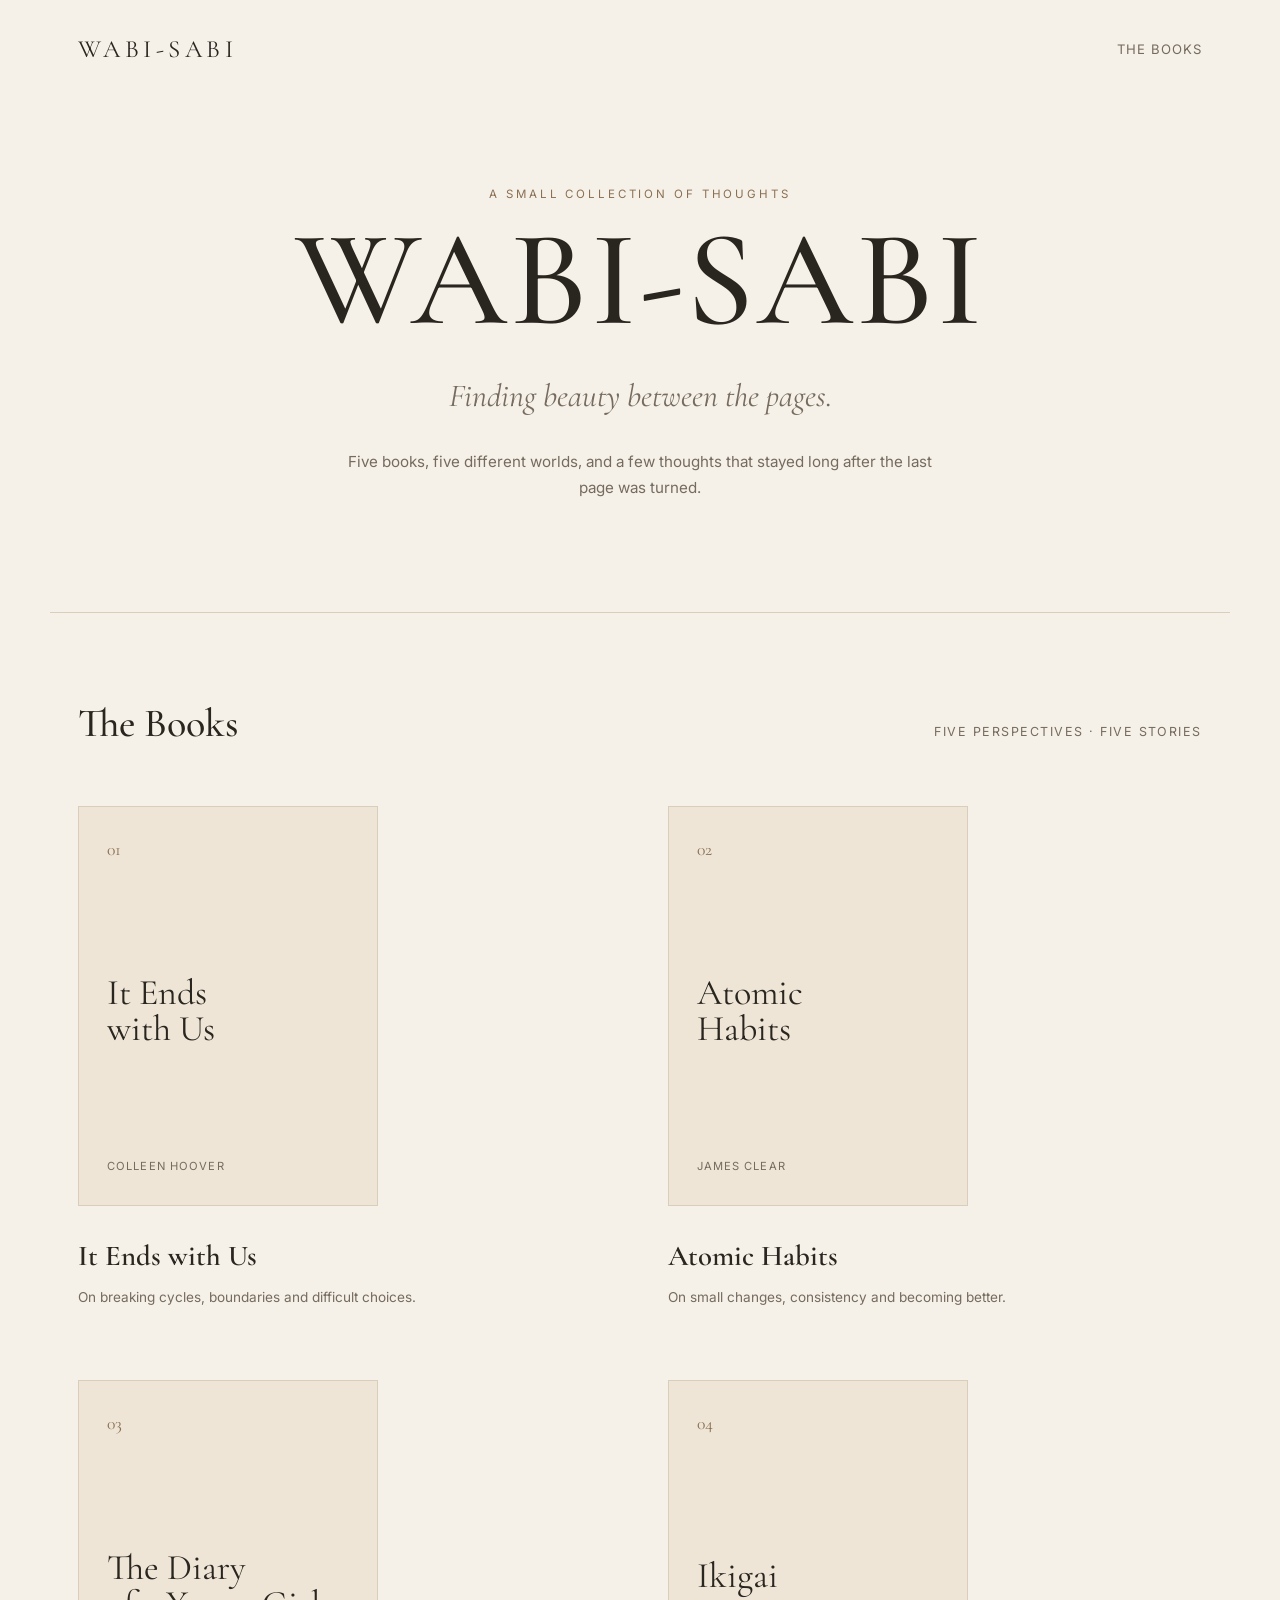
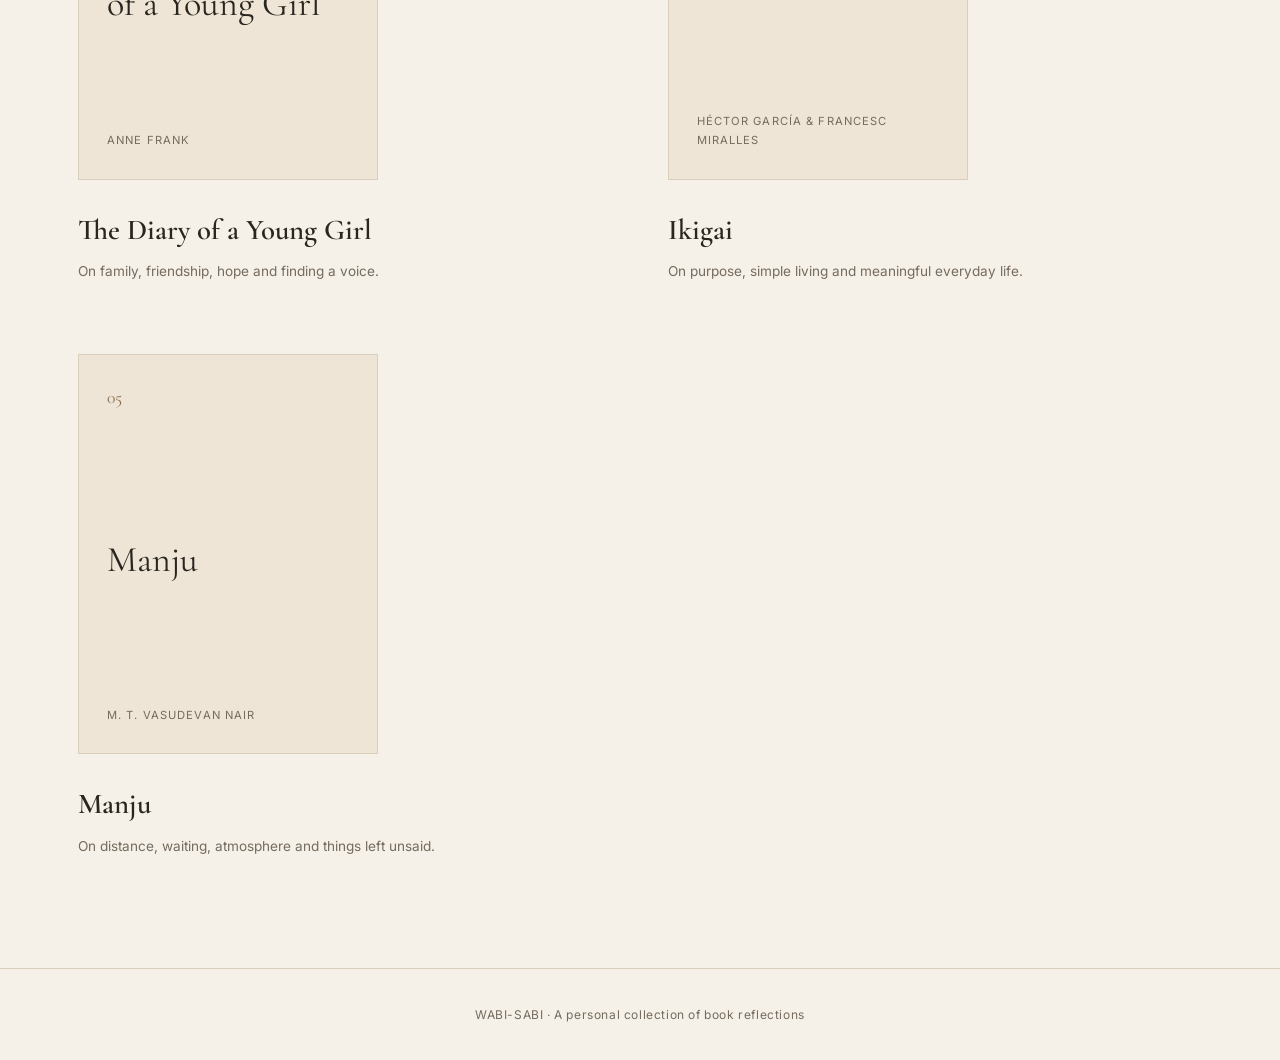
<file: index.html>
<!DOCTYPE html>
<html lang="en">
<head>
    <meta charset="UTF-8">
    <meta name="viewport" content="width=device-width, initial-scale=1.0">
    <title>WABI-SABI — Finding beauty between the pages</title>
    <link rel="stylesheet" href="style.css">
</head>
<body>

<header class="site-header">
    <a class="logo" href="index.html">WABI-SABI</a>
    <a class="nav-link" href="#books">The Books</a>
</header>

<main>
    <section class="hero">
        <p class="eyebrow">A small collection of thoughts</p>
        <h1>WABI-SABI</h1>
        <p class="tagline">Finding beauty between the pages.</p>
        <p class="hero-intro">
            Five books, five different worlds, and a few thoughts that stayed
            long after the last page was turned.
        </p>
    </section>

    <section class="books-section" id="books">
        <div class="section-heading">
            <h2>The Books</h2>
            <span>Five perspectives · Five stories</span>
        </div>

        <div class="book-grid">

            <a class="book-card" href="reviews/it-ends-with-us.html">
                <div class="cover">
                    <span class="cover-number">01</span>
                    <span class="cover-title">It Ends<br>with Us</span>
                    <span class="cover-author">Colleen Hoover</span>
                </div>
                <h3>It Ends with Us</h3>
                <p>On breaking cycles, boundaries and difficult choices.</p>
            </a>

            <a class="book-card" href="reviews/atomic-habits.html">
                <div class="cover">
                    <span class="cover-number">02</span>
                    <span class="cover-title">Atomic<br>Habits</span>
                    <span class="cover-author">James Clear</span>
                </div>
                <h3>Atomic Habits</h3>
                <p>On small changes, consistency and becoming better.</p>
            </a>

            <a class="book-card" href="reviews/diary-of-a-young-girl.html">
                <div class="cover">
                    <span class="cover-number">03</span>
                    <span class="cover-title">The Diary<br>of a Young Girl</span>
                    <span class="cover-author">Anne Frank</span>
                </div>
                <h3>The Diary of a Young Girl</h3>
                <p>On family, friendship, hope and finding a voice.</p>
            </a>

            <a class="book-card" href="reviews/ikigai.html">
                <div class="cover">
                    <span class="cover-number">04</span>
                    <span class="cover-title">Ikigai</span>
                    <span class="cover-author">Héctor García &amp; Francesc Miralles</span>
                </div>
                <h3>Ikigai</h3>
                <p>On purpose, simple living and meaningful everyday life.</p>
            </a>

            <a class="book-card" href="reviews/manju.html">
                <div class="cover">
                    <span class="cover-number">05</span>
                    <span class="cover-title">Manju</span>
                    <span class="cover-author">M. T. Vasudevan Nair</span>
                </div>
                <h3>Manju</h3>
                <p>On distance, waiting, atmosphere and things left unsaid.</p>
            </a>

        </div>
    </section>
</main>

<footer class="site-footer">
    WABI-SABI · A personal collection of book reflections
</footer>

</body>
</html>
</file>
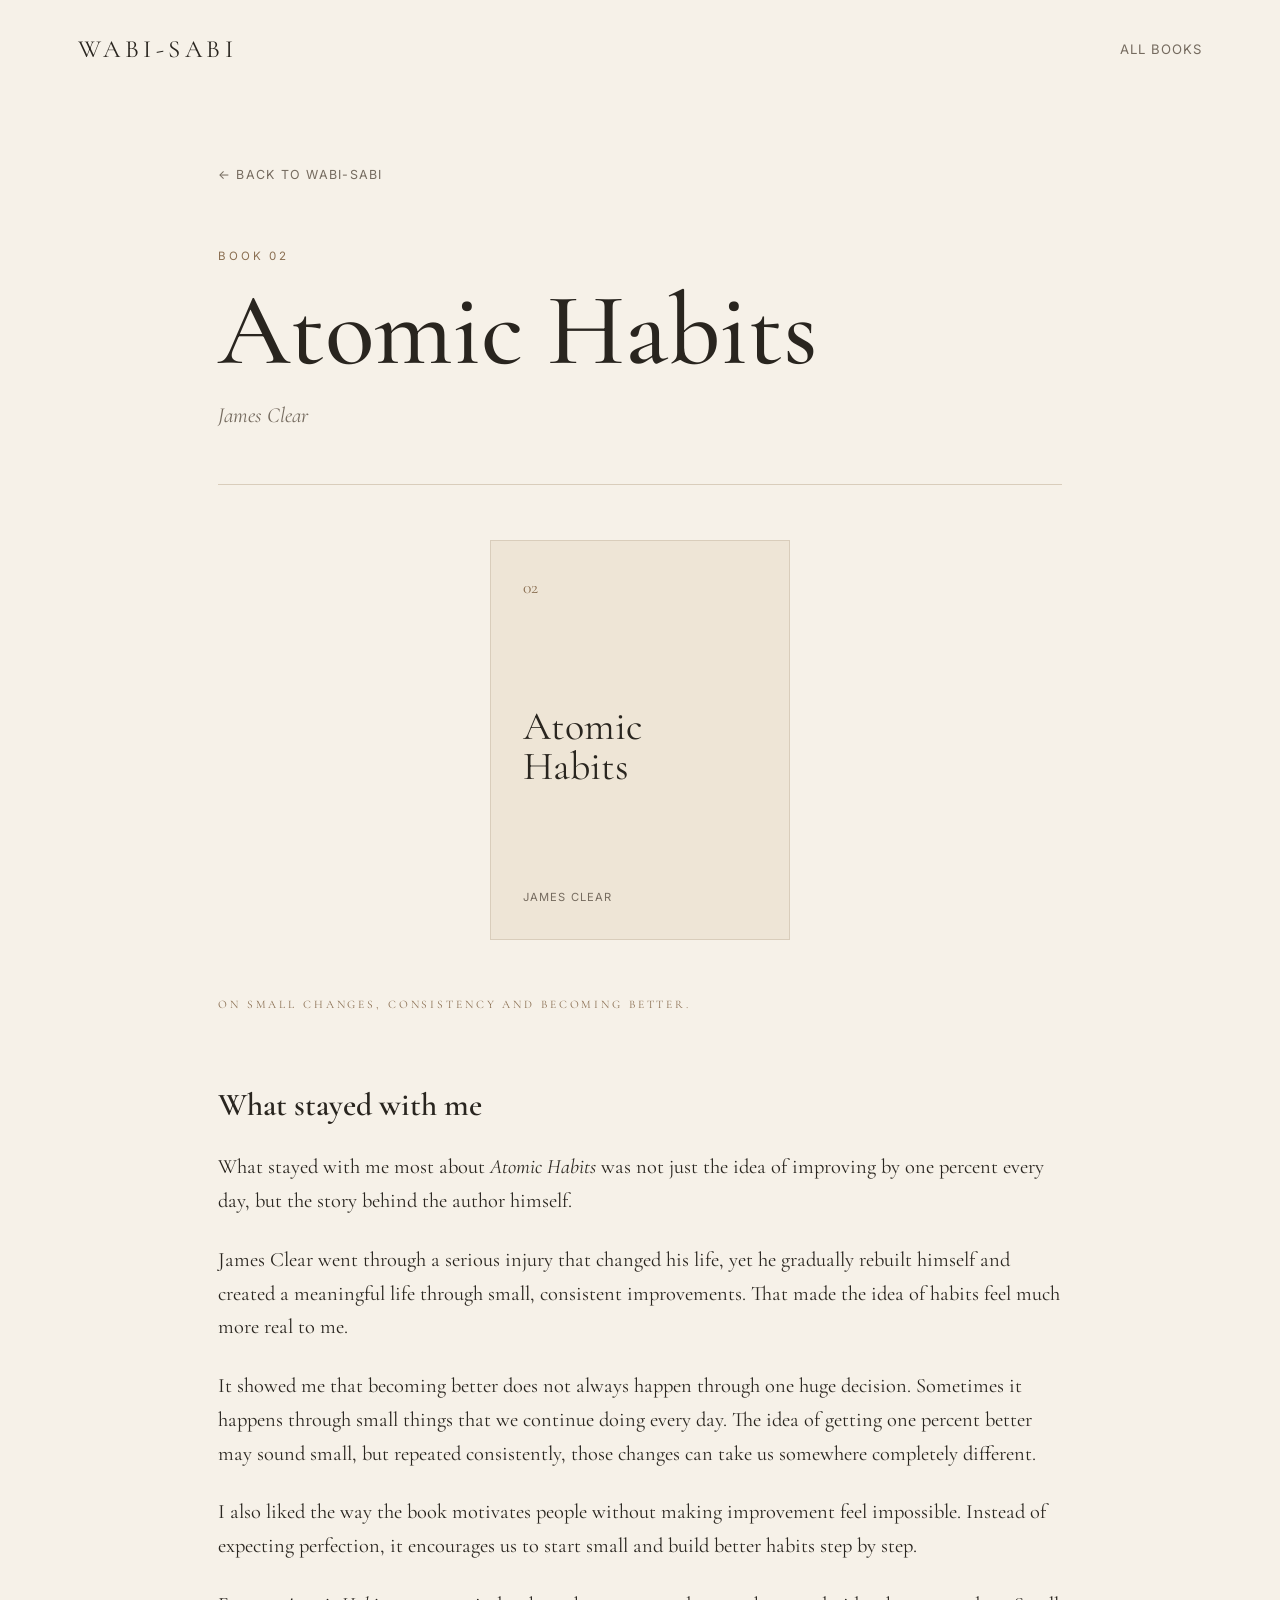
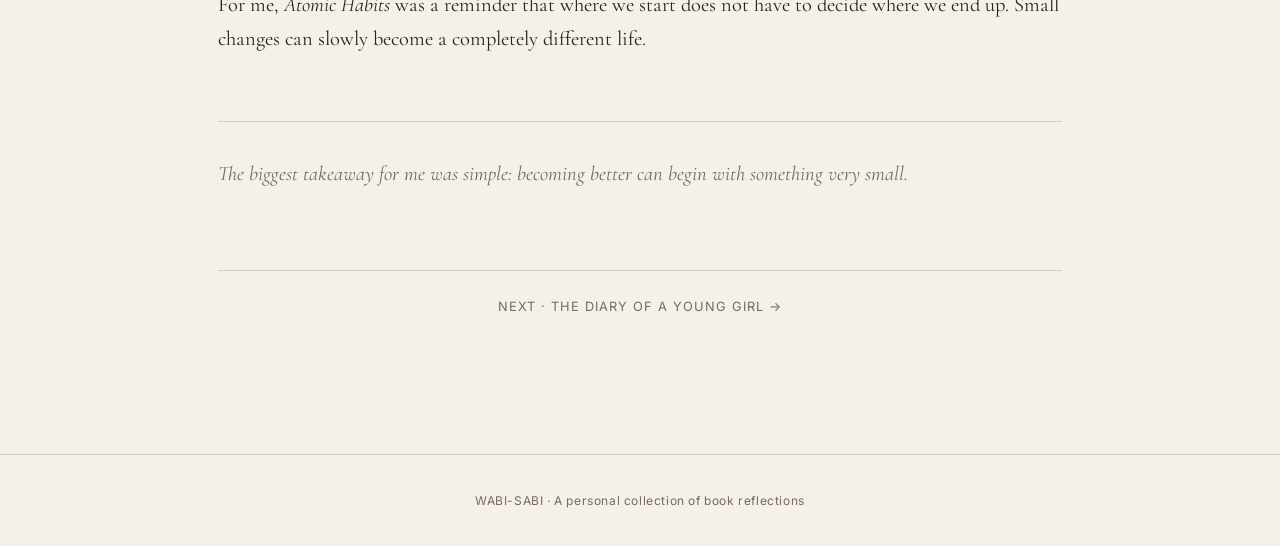
<file: reviews/atomic-habits.html>
<!DOCTYPE html>
<html lang="en">
<head>
    <meta charset="UTF-8">
    <meta name="viewport" content="width=device-width, initial-scale=1.0">
    <title>Atomic Habits — WABI-SABI</title>
    <link rel="stylesheet" href="../style.css">
</head>
<body>

<header class="site-header">
    <a class="logo" href="../index.html">WABI-SABI</a>
    <a class="nav-link" href="../index.html">All Books</a>
</header>

<main class="review-main">
    <a class="back-link" href="../index.html">← Back to WABI-SABI</a>

    <header class="review-header">
        <p class="eyebrow">Book 02</p>
        <h1>Atomic Habits</h1>
        <p class="author">James Clear</p>
    </header>

    <div class="review-cover">
        <span class="cover-number">02</span>
        <span class="cover-title">Atomic<br>Habits</span>
        <span class="cover-author">James Clear</span>
    </div>

    <article class="review-body">
        <p class="eyebrow">On small changes, consistency and becoming better.</p>
        
<h2>What stayed with me</h2>
<p>What stayed with me most about <em>Atomic Habits</em> was not just the idea of improving by one percent every day, but the story behind the author himself.</p>
<p>James Clear went through a serious injury that changed his life, yet he gradually rebuilt himself and created a meaningful life through small, consistent improvements. That made the idea of habits feel much more real to me.</p>
<p>It showed me that becoming better does not always happen through one huge decision. Sometimes it happens through small things that we continue doing every day. The idea of getting one percent better may sound small, but repeated consistently, those changes can take us somewhere completely different.</p>
<p>I also liked the way the book motivates people without making improvement feel impossible. Instead of expecting perfection, it encourages us to start small and build better habits step by step.</p>
<p>For me, <em>Atomic Habits</em> was a reminder that where we start does not have to decide where we end up. Small changes can slowly become a completely different life.</p>
<div class="review-end">The biggest takeaway for me was simple: becoming better can begin with something very small.</div>

    </article>

    <div class="next-book">
        <a href="diary-of-a-young-girl.html">Next · The Diary of a Young Girl →</a>
    </div>
</main>

<footer class="site-footer">
    WABI-SABI · A personal collection of book reflections
</footer>

</body>
</html>
</file>
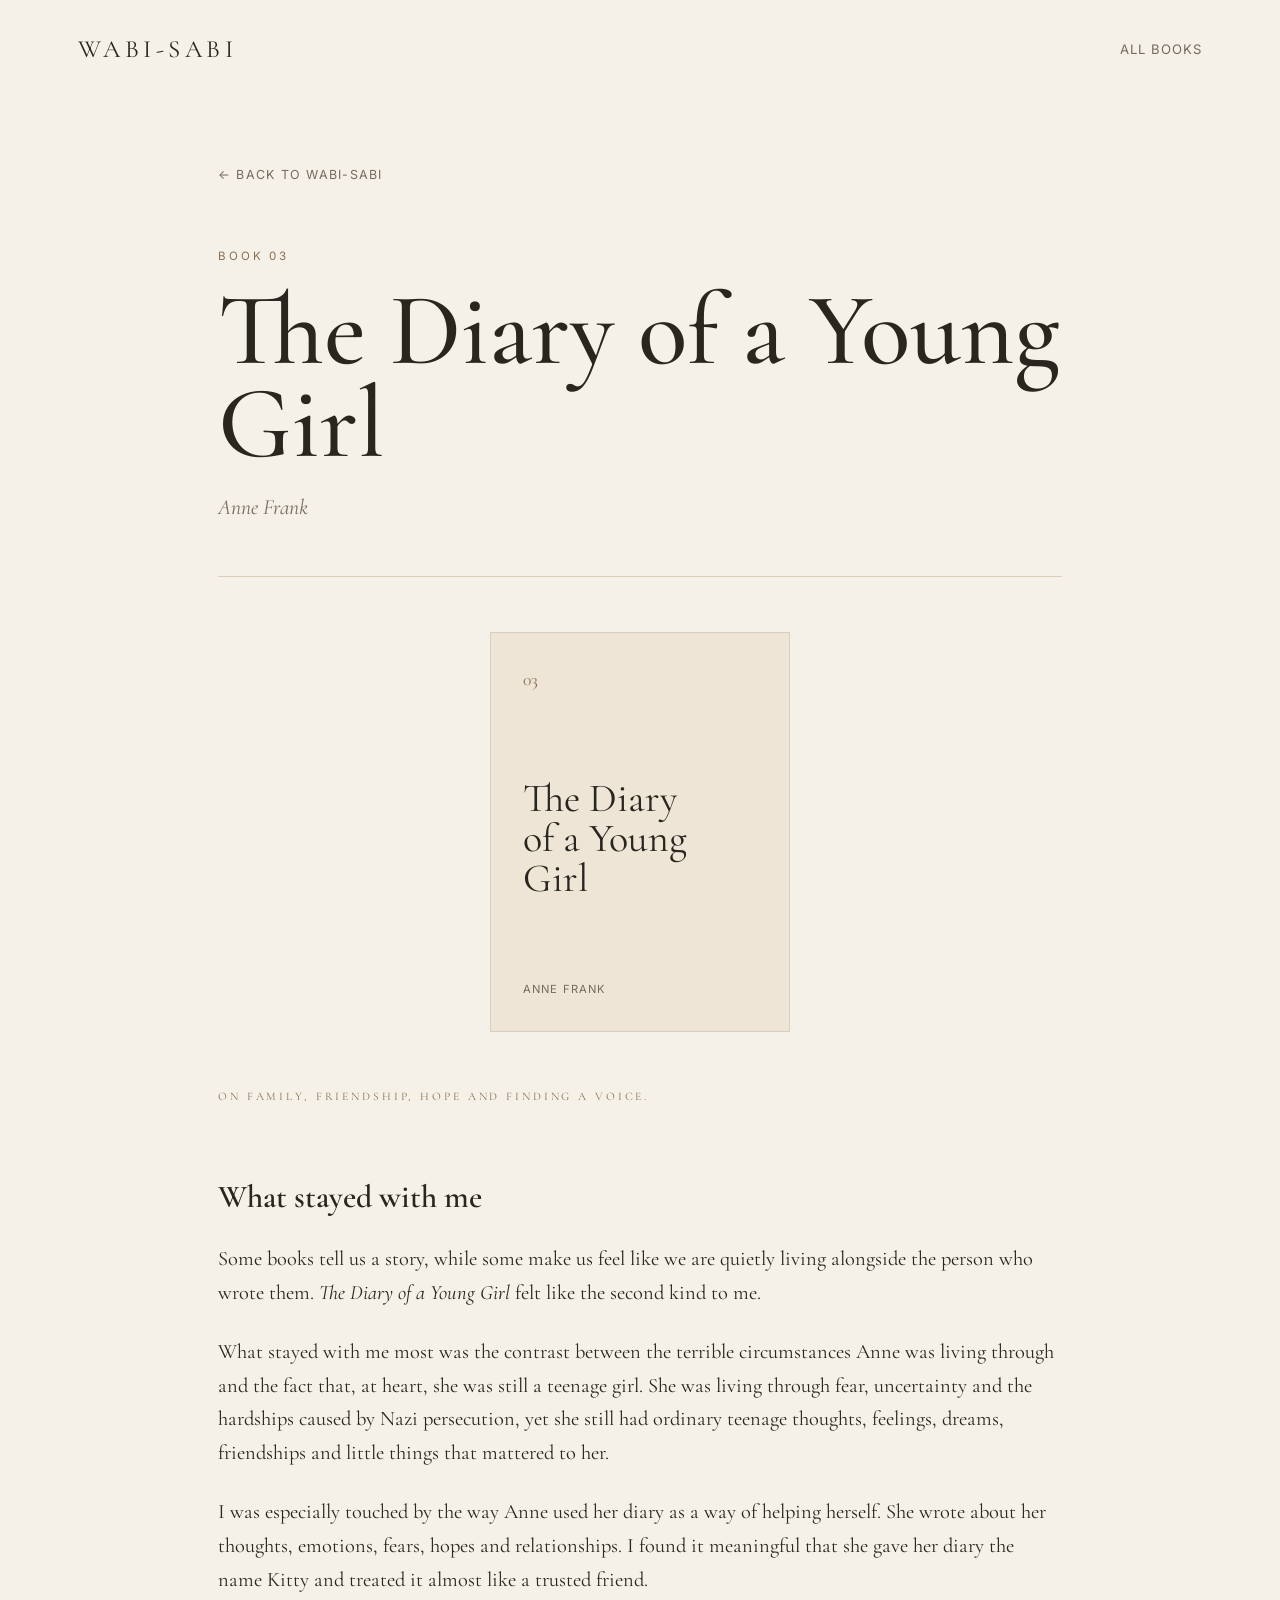
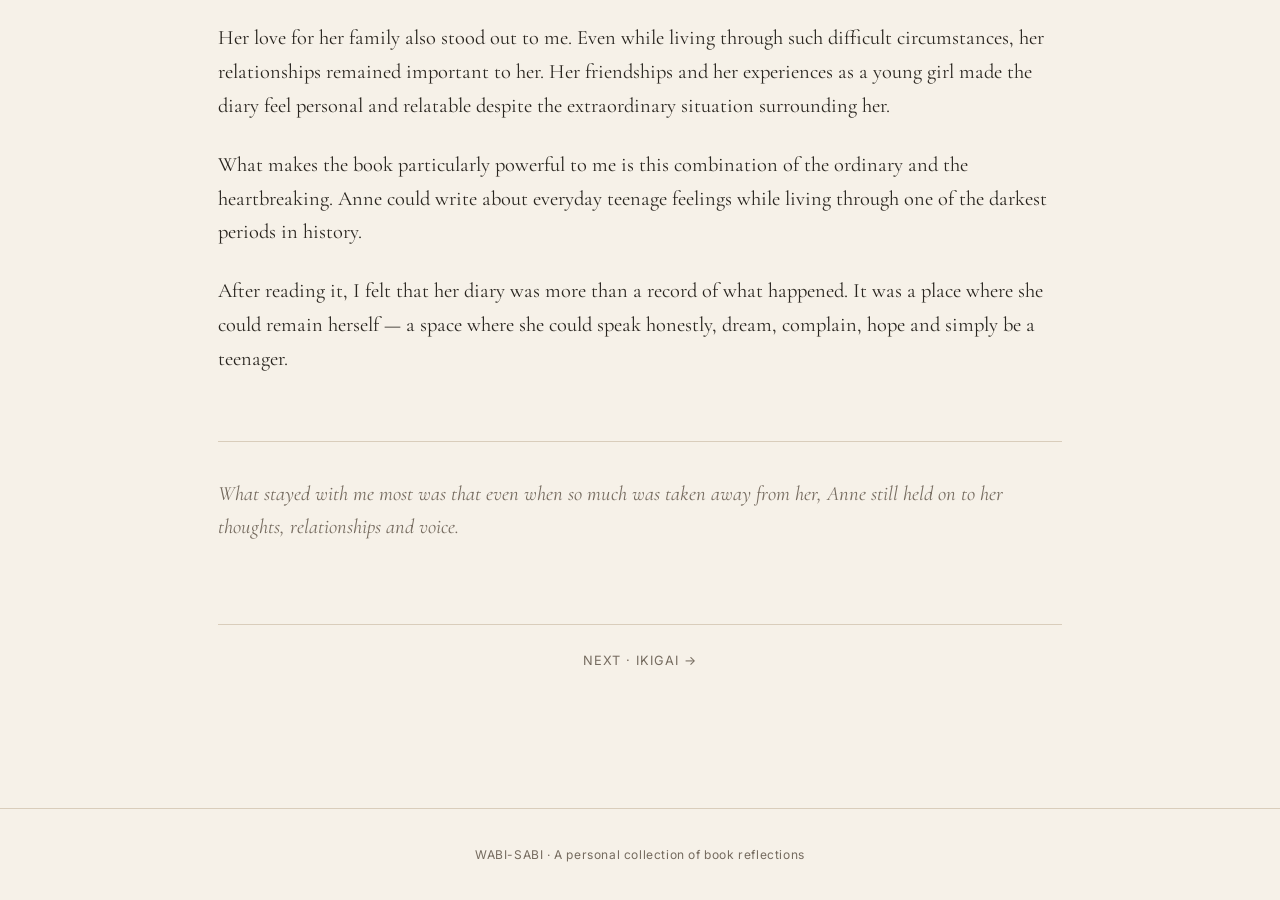
<file: reviews/diary-of-a-young-girl.html>
<!DOCTYPE html>
<html lang="en">
<head>
    <meta charset="UTF-8">
    <meta name="viewport" content="width=device-width, initial-scale=1.0">
    <title>The Diary of a Young Girl — WABI-SABI</title>
    <link rel="stylesheet" href="../style.css">
</head>
<body>

<header class="site-header">
    <a class="logo" href="../index.html">WABI-SABI</a>
    <a class="nav-link" href="../index.html">All Books</a>
</header>

<main class="review-main">
    <a class="back-link" href="../index.html">← Back to WABI-SABI</a>

    <header class="review-header">
        <p class="eyebrow">Book 03</p>
        <h1>The Diary of a Young Girl</h1>
        <p class="author">Anne Frank</p>
    </header>

    <div class="review-cover">
        <span class="cover-number">03</span>
        <span class="cover-title">The Diary<br>of a Young Girl</span>
        <span class="cover-author">Anne Frank</span>
    </div>

    <article class="review-body">
        <p class="eyebrow">On family, friendship, hope and finding a voice.</p>
        
<h2>What stayed with me</h2>
<p>Some books tell us a story, while some make us feel like we are quietly living alongside the person who wrote them. <em>The Diary of a Young Girl</em> felt like the second kind to me.</p>
<p>What stayed with me most was the contrast between the terrible circumstances Anne was living through and the fact that, at heart, she was still a teenage girl. She was living through fear, uncertainty and the hardships caused by Nazi persecution, yet she still had ordinary teenage thoughts, feelings, dreams, friendships and little things that mattered to her.</p>
<p>I was especially touched by the way Anne used her diary as a way of helping herself. She wrote about her thoughts, emotions, fears, hopes and relationships. I found it meaningful that she gave her diary the name Kitty and treated it almost like a trusted friend.</p>
<p>Her love for her family also stood out to me. Even while living through such difficult circumstances, her relationships remained important to her. Her friendships and her experiences as a young girl made the diary feel personal and relatable despite the extraordinary situation surrounding her.</p>
<p>What makes the book particularly powerful to me is this combination of the ordinary and the heartbreaking. Anne could write about everyday teenage feelings while living through one of the darkest periods in history.</p>
<p>After reading it, I felt that her diary was more than a record of what happened. It was a place where she could remain herself — a space where she could speak honestly, dream, complain, hope and simply be a teenager.</p>
<div class="review-end">What stayed with me most was that even when so much was taken away from her, Anne still held on to her thoughts, relationships and voice.</div>

    </article>

    <div class="next-book">
        <a href="ikigai.html">Next · Ikigai →</a>
    </div>
</main>

<footer class="site-footer">
    WABI-SABI · A personal collection of book reflections
</footer>

</body>
</html>
</file>
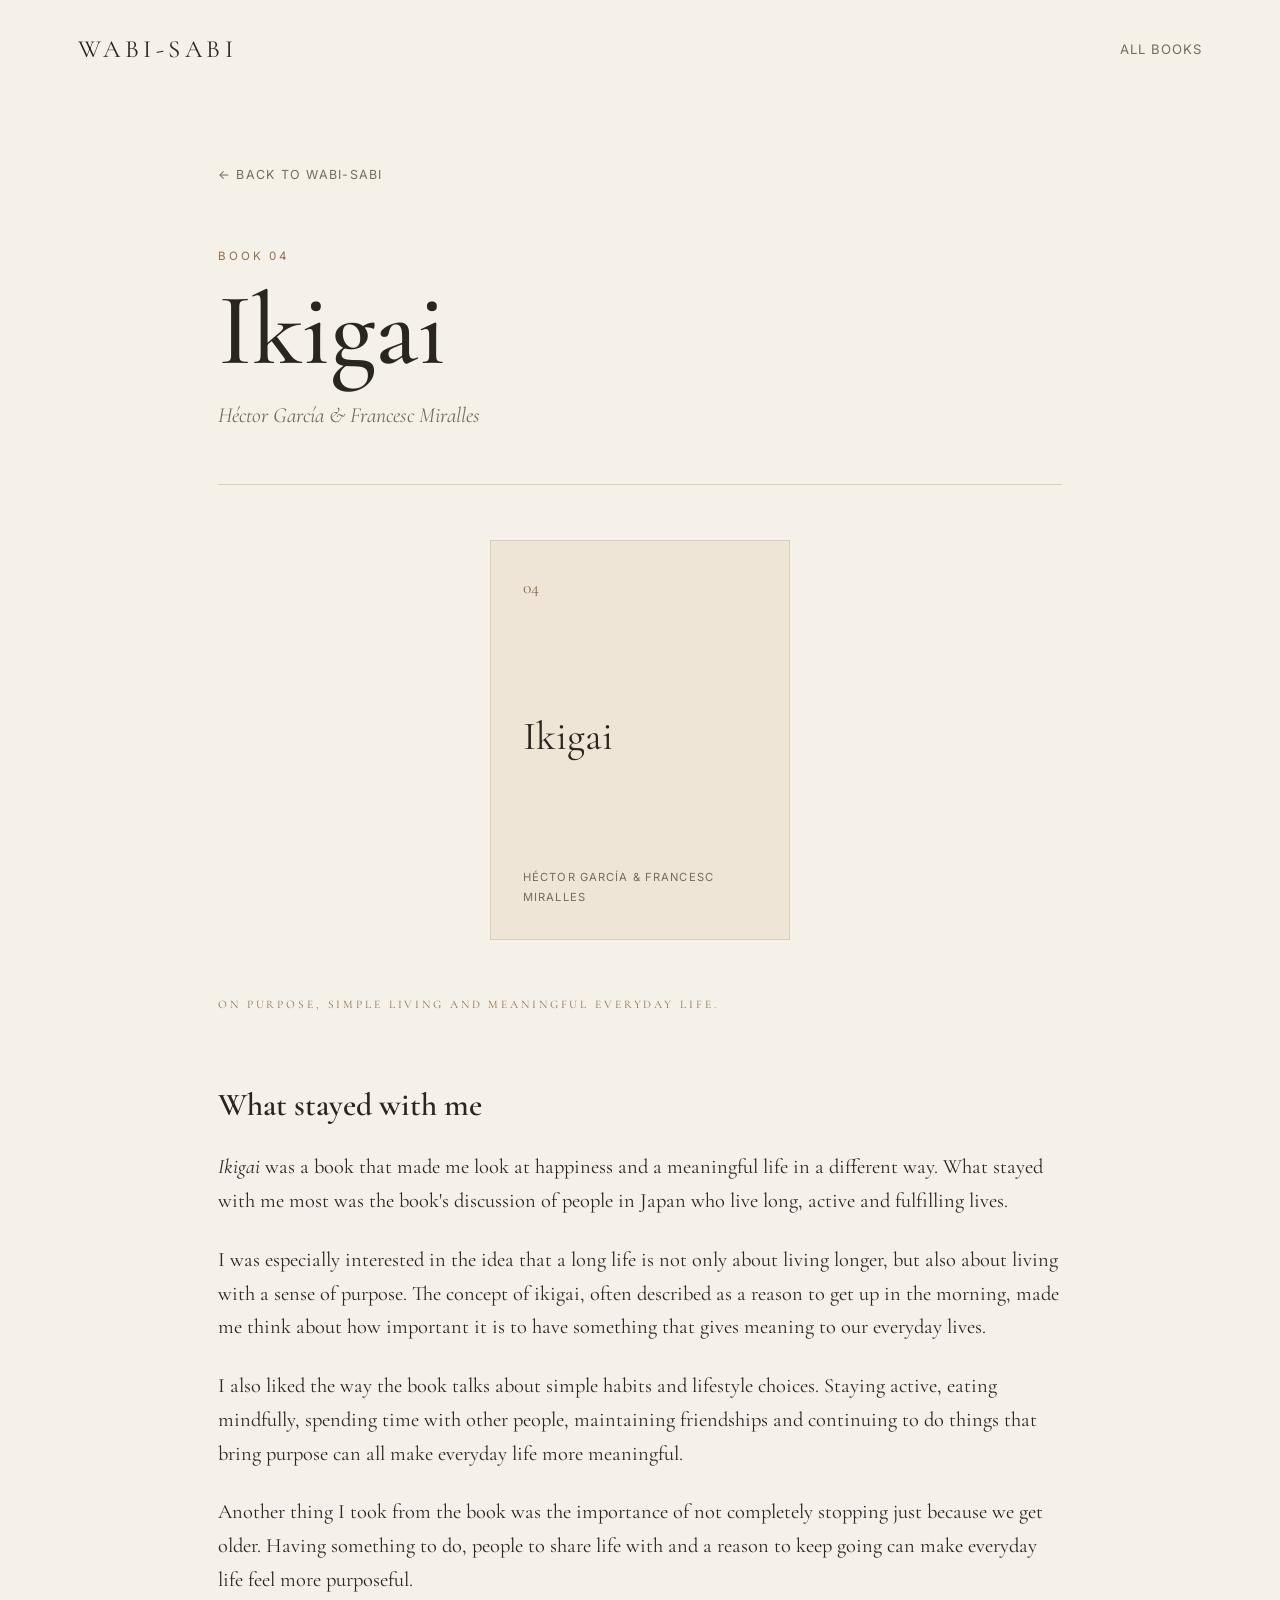
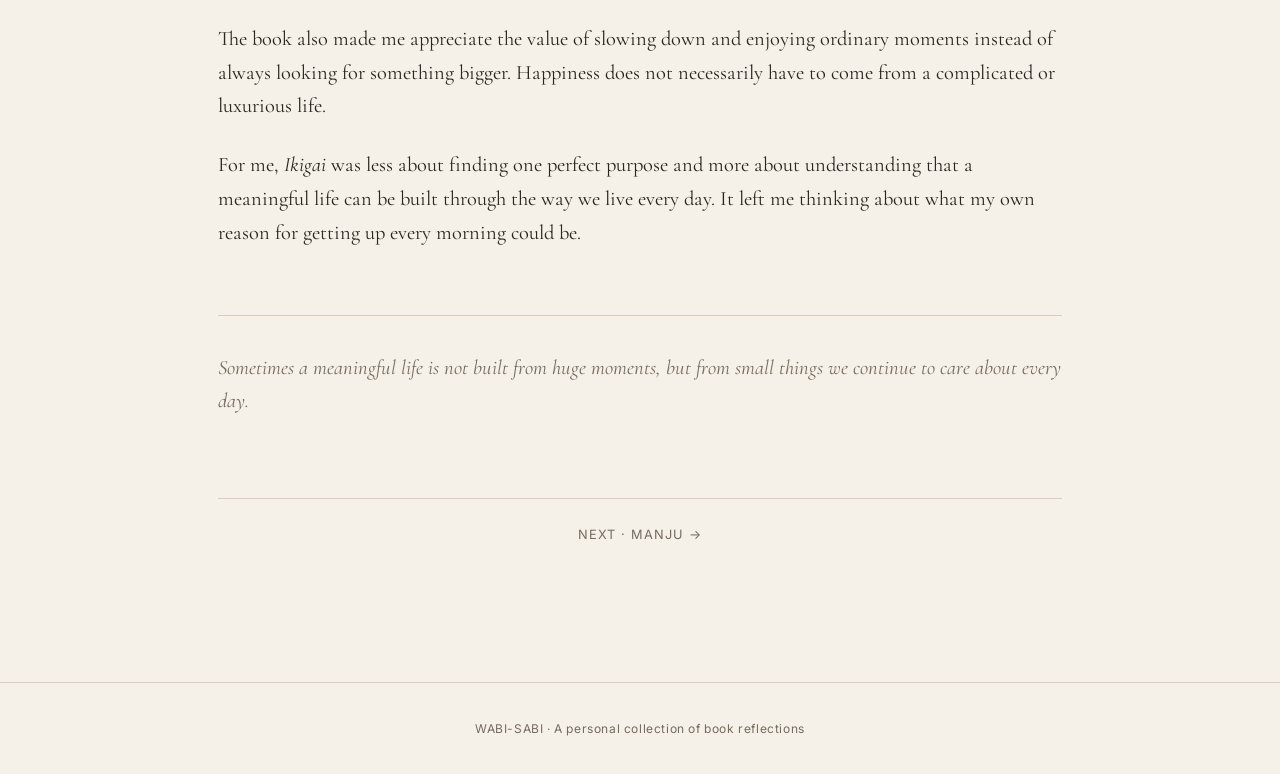
<file: reviews/ikigai.html>
<!DOCTYPE html>
<html lang="en">
<head>
    <meta charset="UTF-8">
    <meta name="viewport" content="width=device-width, initial-scale=1.0">
    <title>Ikigai — WABI-SABI</title>
    <link rel="stylesheet" href="../style.css">
</head>
<body>

<header class="site-header">
    <a class="logo" href="../index.html">WABI-SABI</a>
    <a class="nav-link" href="../index.html">All Books</a>
</header>

<main class="review-main">
    <a class="back-link" href="../index.html">← Back to WABI-SABI</a>

    <header class="review-header">
        <p class="eyebrow">Book 04</p>
        <h1>Ikigai</h1>
        <p class="author">Héctor García & Francesc Miralles</p>
    </header>

    <div class="review-cover">
        <span class="cover-number">04</span>
        <span class="cover-title">Ikigai</span>
        <span class="cover-author">Héctor García & Francesc Miralles</span>
    </div>

    <article class="review-body">
        <p class="eyebrow">On purpose, simple living and meaningful everyday life.</p>
        
<h2>What stayed with me</h2>
<p><em>Ikigai</em> was a book that made me look at happiness and a meaningful life in a different way. What stayed with me most was the book's discussion of people in Japan who live long, active and fulfilling lives.</p>
<p>I was especially interested in the idea that a long life is not only about living longer, but also about living with a sense of purpose. The concept of ikigai, often described as a reason to get up in the morning, made me think about how important it is to have something that gives meaning to our everyday lives.</p>
<p>I also liked the way the book talks about simple habits and lifestyle choices. Staying active, eating mindfully, spending time with other people, maintaining friendships and continuing to do things that bring purpose can all make everyday life more meaningful.</p>
<p>Another thing I took from the book was the importance of not completely stopping just because we get older. Having something to do, people to share life with and a reason to keep going can make everyday life feel more purposeful.</p>
<p>The book also made me appreciate the value of slowing down and enjoying ordinary moments instead of always looking for something bigger. Happiness does not necessarily have to come from a complicated or luxurious life.</p>
<p>For me, <em>Ikigai</em> was less about finding one perfect purpose and more about understanding that a meaningful life can be built through the way we live every day. It left me thinking about what my own reason for getting up every morning could be.</p>
<div class="review-end">Sometimes a meaningful life is not built from huge moments, but from small things we continue to care about every day.</div>

    </article>

    <div class="next-book">
        <a href="manju.html">Next · Manju →</a>
    </div>
</main>

<footer class="site-footer">
    WABI-SABI · A personal collection of book reflections
</footer>

</body>
</html>
</file>
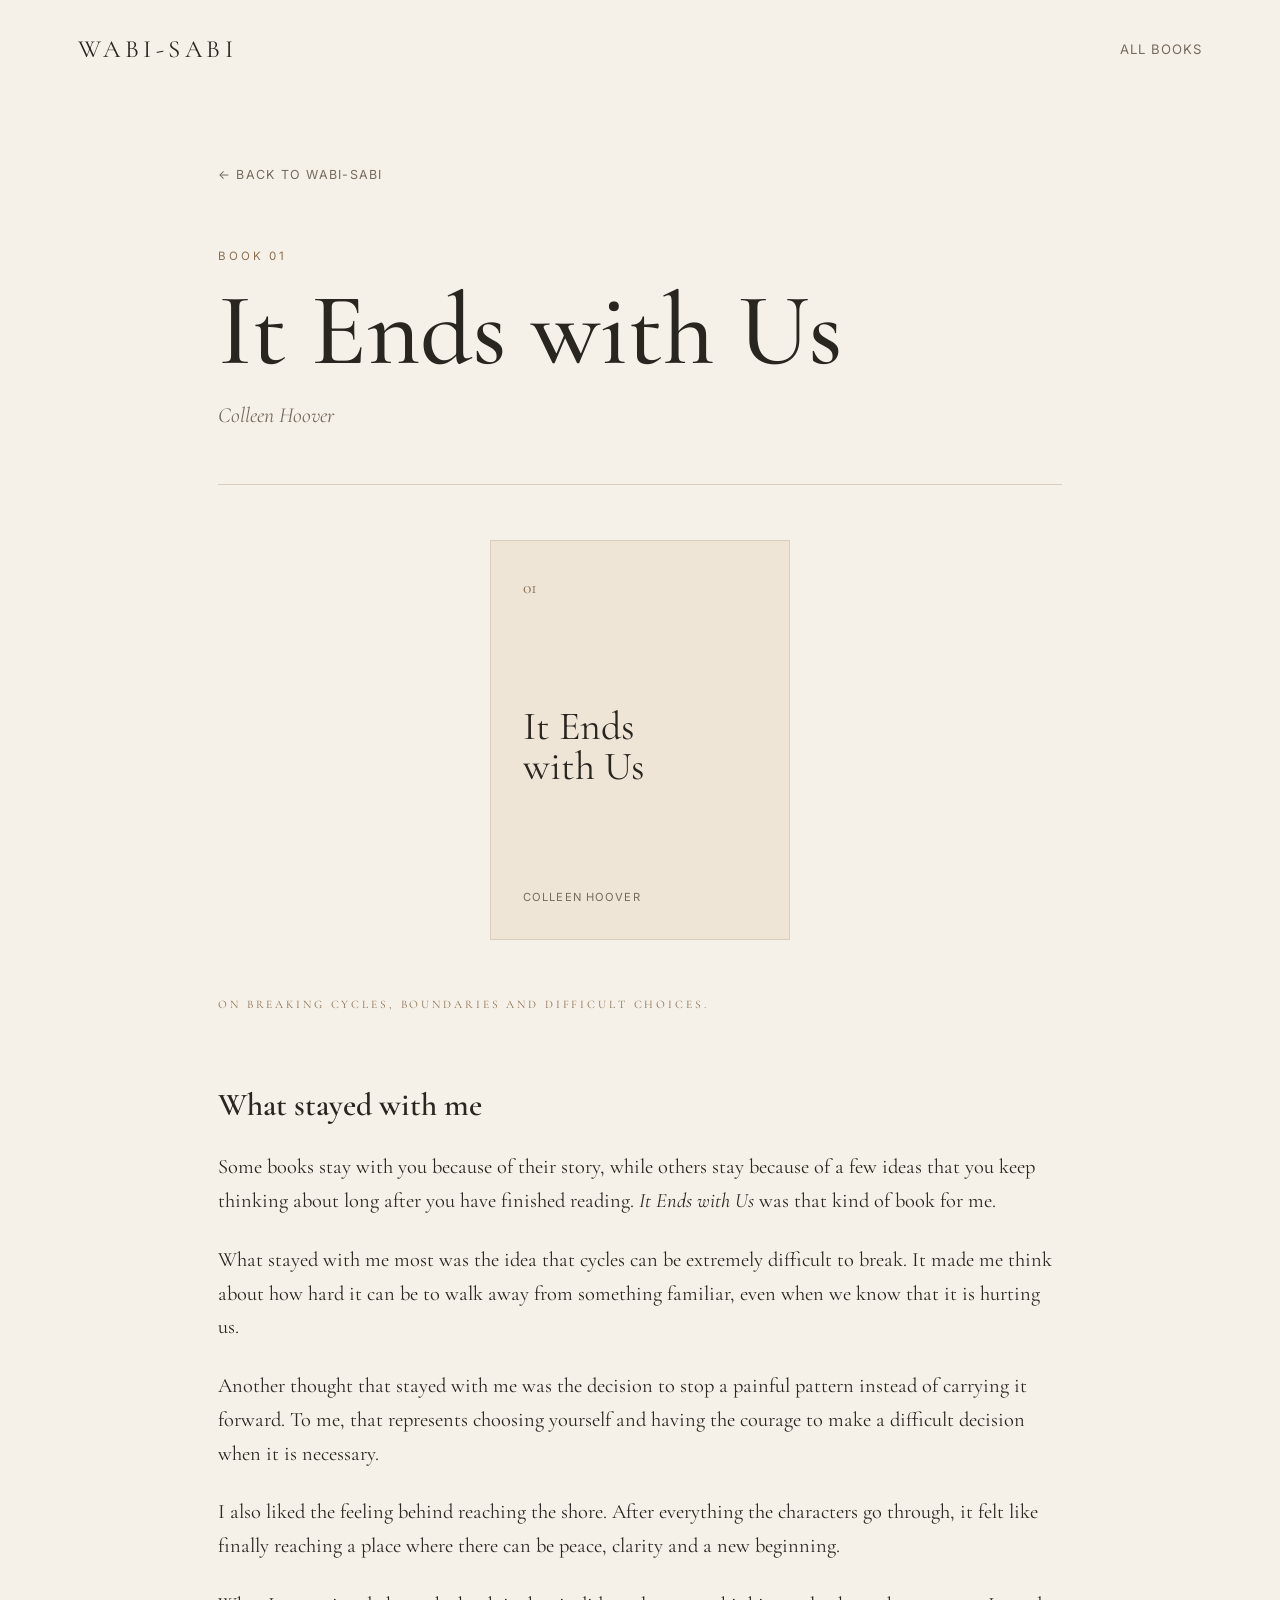
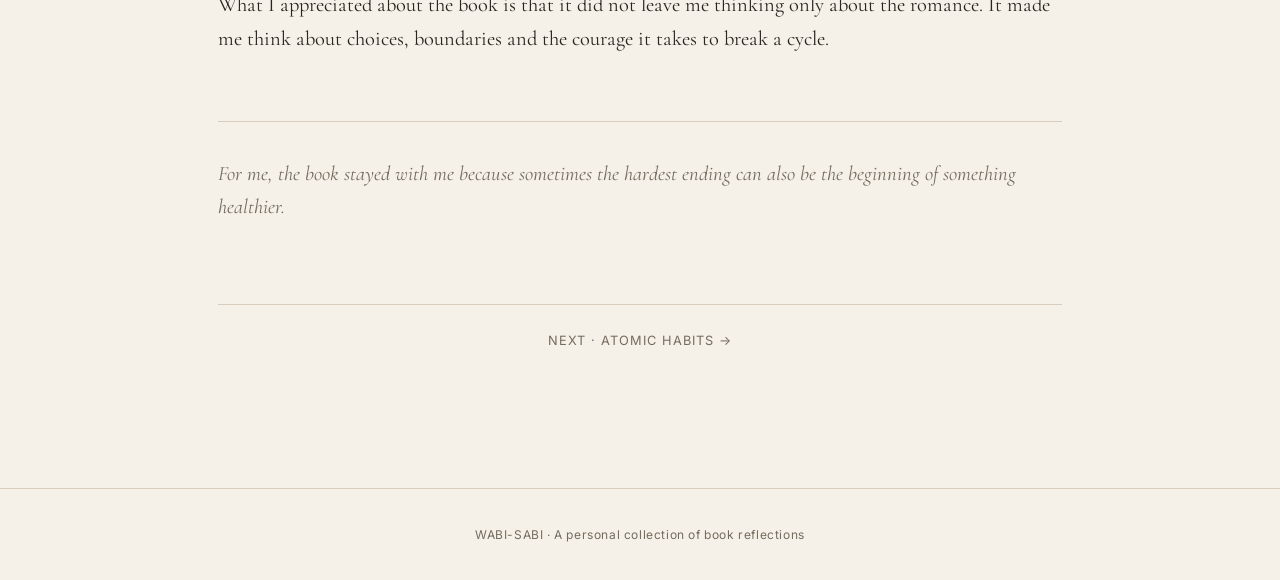
<file: reviews/it-ends-with-us.html>
<!DOCTYPE html>
<html lang="en">
<head>
    <meta charset="UTF-8">
    <meta name="viewport" content="width=device-width, initial-scale=1.0">
    <title>It Ends with Us — WABI-SABI</title>
    <link rel="stylesheet" href="../style.css">
</head>
<body>

<header class="site-header">
    <a class="logo" href="../index.html">WABI-SABI</a>
    <a class="nav-link" href="../index.html">All Books</a>
</header>

<main class="review-main">
    <a class="back-link" href="../index.html">← Back to WABI-SABI</a>

    <header class="review-header">
        <p class="eyebrow">Book 01</p>
        <h1>It Ends with Us</h1>
        <p class="author">Colleen Hoover</p>
    </header>

    <div class="review-cover">
        <span class="cover-number">01</span>
        <span class="cover-title">It Ends<br>with Us</span>
        <span class="cover-author">Colleen Hoover</span>
    </div>

    <article class="review-body">
        <p class="eyebrow">On breaking cycles, boundaries and difficult choices.</p>
        
<h2>What stayed with me</h2>
<p>Some books stay with you because of their story, while others stay because of a few ideas that you keep thinking about long after you have finished reading. <em>It Ends with Us</em> was that kind of book for me.</p>
<p>What stayed with me most was the idea that cycles can be extremely difficult to break. It made me think about how hard it can be to walk away from something familiar, even when we know that it is hurting us.</p>
<p>Another thought that stayed with me was the decision to stop a painful pattern instead of carrying it forward. To me, that represents choosing yourself and having the courage to make a difficult decision when it is necessary.</p>
<p>I also liked the feeling behind reaching the shore. After everything the characters go through, it felt like finally reaching a place where there can be peace, clarity and a new beginning.</p>
<p>What I appreciated about the book is that it did not leave me thinking only about the romance. It made me think about choices, boundaries and the courage it takes to break a cycle.</p>
<div class="review-end">For me, the book stayed with me because sometimes the hardest ending can also be the beginning of something healthier.</div>

    </article>

    <div class="next-book">
        <a href="atomic-habits.html">Next · Atomic Habits →</a>
    </div>
</main>

<footer class="site-footer">
    WABI-SABI · A personal collection of book reflections
</footer>

</body>
</html>
</file>
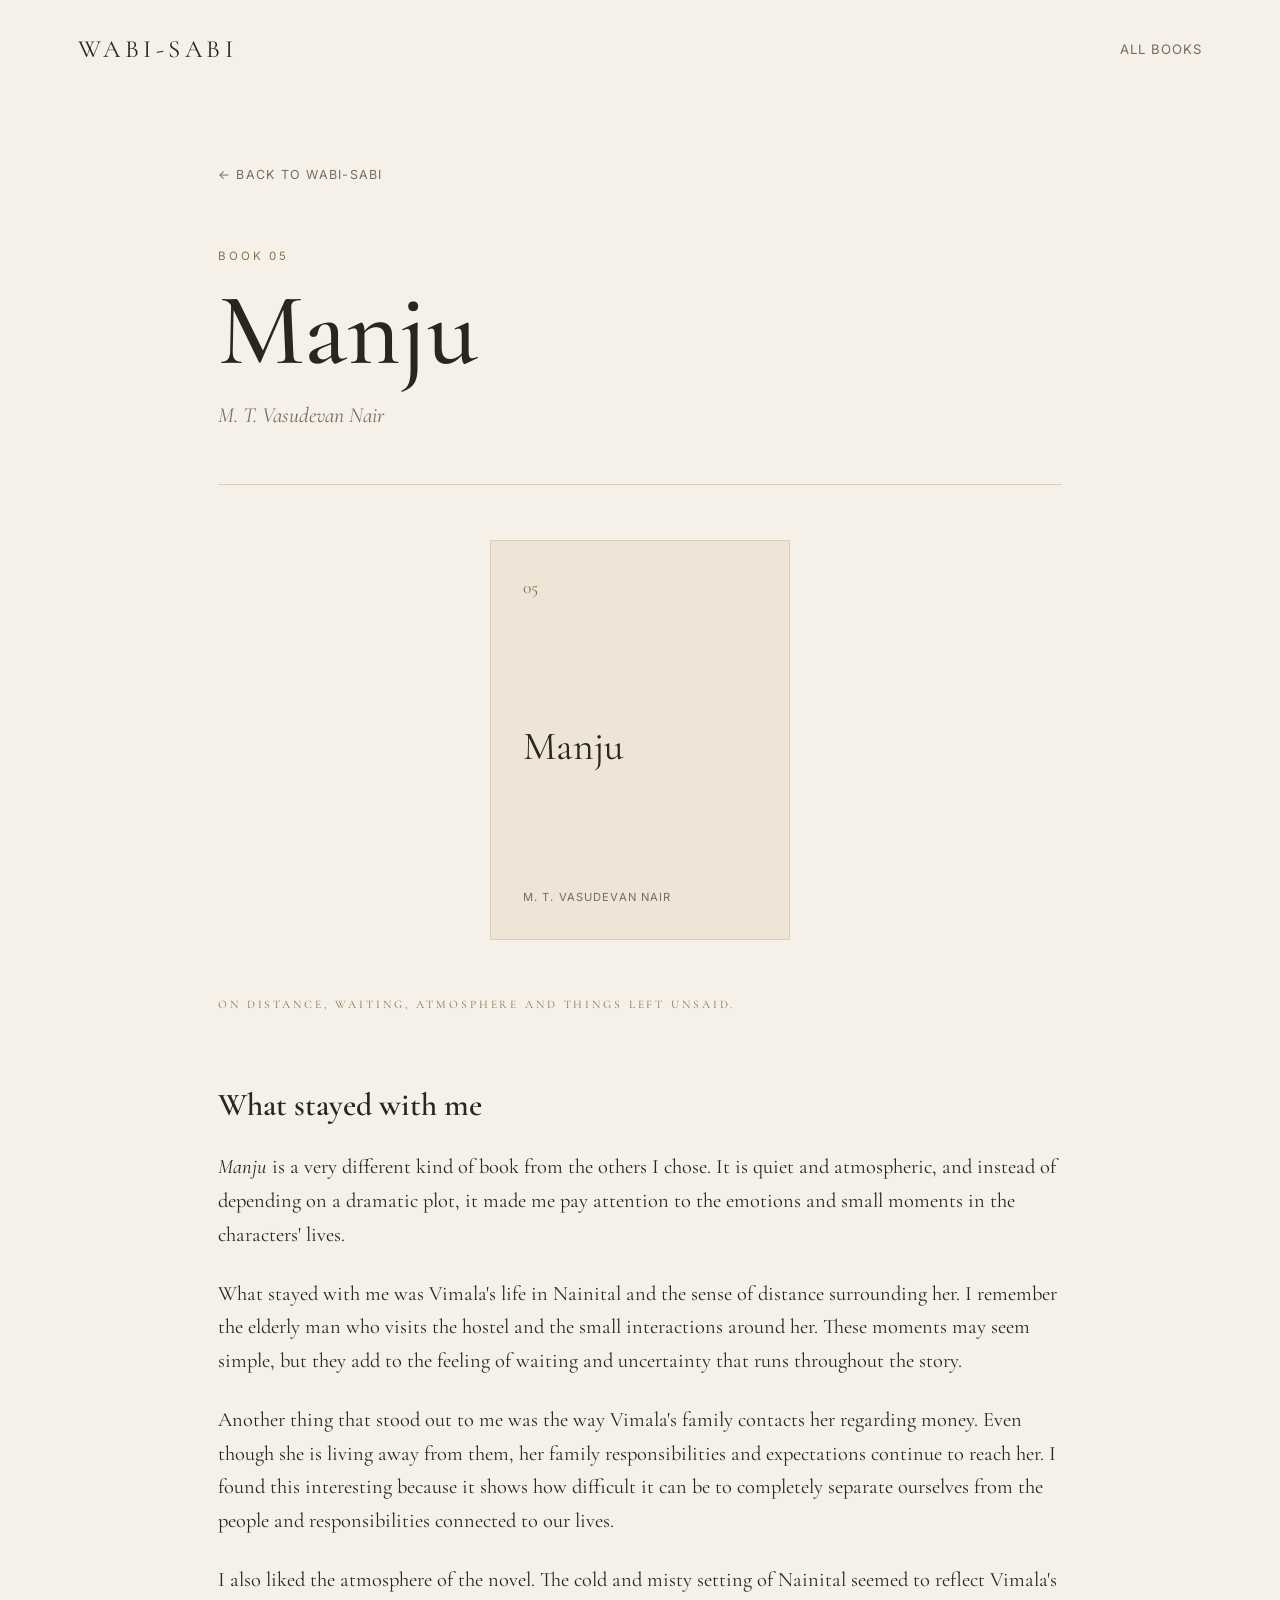
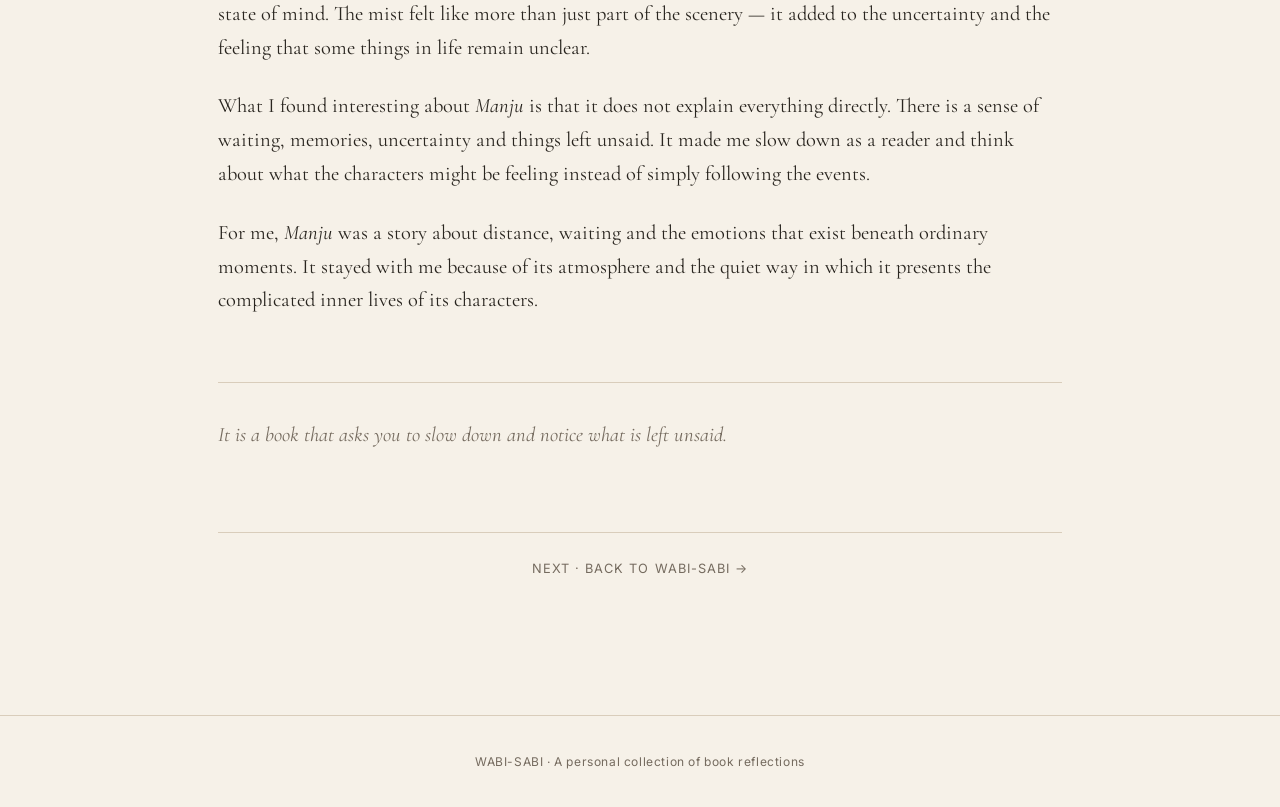
<file: reviews/manju.html>
<!DOCTYPE html>
<html lang="en">
<head>
    <meta charset="UTF-8">
    <meta name="viewport" content="width=device-width, initial-scale=1.0">
    <title>Manju — WABI-SABI</title>
    <link rel="stylesheet" href="../style.css">
</head>
<body>

<header class="site-header">
    <a class="logo" href="../index.html">WABI-SABI</a>
    <a class="nav-link" href="../index.html">All Books</a>
</header>

<main class="review-main">
    <a class="back-link" href="../index.html">← Back to WABI-SABI</a>

    <header class="review-header">
        <p class="eyebrow">Book 05</p>
        <h1>Manju</h1>
        <p class="author">M. T. Vasudevan Nair</p>
    </header>

    <div class="review-cover">
        <span class="cover-number">05</span>
        <span class="cover-title">Manju</span>
        <span class="cover-author">M. T. Vasudevan Nair</span>
    </div>

    <article class="review-body">
        <p class="eyebrow">On distance, waiting, atmosphere and things left unsaid.</p>
        
<h2>What stayed with me</h2>
<p><em>Manju</em> is a very different kind of book from the others I chose. It is quiet and atmospheric, and instead of depending on a dramatic plot, it made me pay attention to the emotions and small moments in the characters' lives.</p>
<p>What stayed with me was Vimala's life in Nainital and the sense of distance surrounding her. I remember the elderly man who visits the hostel and the small interactions around her. These moments may seem simple, but they add to the feeling of waiting and uncertainty that runs throughout the story.</p>
<p>Another thing that stood out to me was the way Vimala's family contacts her regarding money. Even though she is living away from them, her family responsibilities and expectations continue to reach her. I found this interesting because it shows how difficult it can be to completely separate ourselves from the people and responsibilities connected to our lives.</p>
<p>I also liked the atmosphere of the novel. The cold and misty setting of Nainital seemed to reflect Vimala's state of mind. The mist felt like more than just part of the scenery — it added to the uncertainty and the feeling that some things in life remain unclear.</p>
<p>What I found interesting about <em>Manju</em> is that it does not explain everything directly. There is a sense of waiting, memories, uncertainty and things left unsaid. It made me slow down as a reader and think about what the characters might be feeling instead of simply following the events.</p>
<p>For me, <em>Manju</em> was a story about distance, waiting and the emotions that exist beneath ordinary moments. It stayed with me because of its atmosphere and the quiet way in which it presents the complicated inner lives of its characters.</p>
<div class="review-end">It is a book that asks you to slow down and notice what is left unsaid.</div>

    </article>

    <div class="next-book">
        <a href="../index.html">Next · Back to WABI-SABI →</a>
    </div>
</main>

<footer class="site-footer">
    WABI-SABI · A personal collection of book reflections
</footer>

</body>
</html>
</file>
<file: style.css>
@import url('https://fonts.googleapis.com/css2?family=Cormorant+Garamond:wght@400;500;600;700&family=Inter:wght@400;500;600&display=swap');

:root {
    --paper: #f6f1e8;
    --paper-deep: #eee5d6;
    --ink: #29251f;
    --muted: #756b5f;
    --accent: #8a6f52;
    --line: #d9cdbb;
    --white: #fffdf8;
}

* { box-sizing: border-box; }

html { scroll-behavior: smooth; }

body {
    margin: 0;
    background: var(--paper);
    color: var(--ink);
    font-family: "Inter", sans-serif;
    line-height: 1.75;
}

a {
    color: inherit;
    text-decoration: none;
}

.site-header {
    max-width: 1180px;
    margin: 0 auto;
    padding: 28px 28px 18px;
    display: flex;
    justify-content: space-between;
    align-items: center;
}

.logo {
    font-family: "Cormorant Garamond", serif;
    font-size: 1.55rem;
    letter-spacing: .18em;
}

.nav-link {
    color: var(--muted);
    font-size: .82rem;
    letter-spacing: .08em;
    text-transform: uppercase;
}

.nav-link:hover { color: var(--ink); }

.hero {
    max-width: 1180px;
    margin: 0 auto;
    padding: 95px 28px 110px;
    text-align: center;
}

.eyebrow {
    margin: 0 0 22px;
    color: var(--accent);
    font-size: .72rem;
    letter-spacing: .25em;
    text-transform: uppercase;
}

.hero h1 {
    margin: 0;
    font-family: "Cormorant Garamond", serif;
    font-size: clamp(4rem, 11vw, 8.5rem);
    line-height: .78;
    font-weight: 500;
    letter-spacing: .02em;
}

.tagline {
    margin: 35px auto 0;
    font-family: "Cormorant Garamond", serif;
    font-size: clamp(1.35rem, 2.5vw, 2rem);
    font-style: italic;
    color: var(--muted);
}

.hero-intro {
    max-width: 600px;
    margin: 25px auto 0;
    color: var(--muted);
    font-size: .95rem;
}

.books-section {
    border-top: 1px solid var(--line);
    max-width: 1180px;
    margin: 0 auto;
    padding: 75px 28px 110px;
}

.section-heading {
    display: flex;
    justify-content: space-between;
    align-items: baseline;
    margin-bottom: 48px;
}

.section-heading h2 {
    margin: 0;
    font-family: "Cormorant Garamond", serif;
    font-size: 2.5rem;
    font-weight: 500;
}

.section-heading span {
    color: var(--muted);
    font-size: .78rem;
    letter-spacing: .12em;
    text-transform: uppercase;
}

.book-grid {
    display: grid;
    grid-template-columns: repeat(2, 1fr);
    gap: 70px 55px;
}

.book-card {
    display: block;
}

.cover {
    aspect-ratio: 3 / 4;
    max-width: 300px;
    margin-bottom: 25px;
    padding: 28px;
    display: flex;
    flex-direction: column;
    justify-content: space-between;
    border: 1px solid var(--line);
    background: var(--paper-deep);
    transition: transform .35s ease, box-shadow .35s ease;
}

.book-card:hover .cover {
    transform: translateY(-6px);
    box-shadow: 0 18px 35px rgba(65, 50, 35, .10);
}

.cover-number {
    font-family: "Cormorant Garamond", serif;
    font-size: 1.1rem;
    color: var(--accent);
}

.cover-title {
    font-family: "Cormorant Garamond", serif;
    font-size: 2.25rem;
    line-height: 1;
    max-width: 230px;
}

.cover-author {
    font-size: .7rem;
    letter-spacing: .1em;
    text-transform: uppercase;
    color: var(--muted);
}

.book-card h3 {
    margin: 0 0 5px;
    font-family: "Cormorant Garamond", serif;
    font-size: 1.8rem;
    font-weight: 600;
}

.book-card p {
    margin: 0;
    color: var(--muted);
    font-size: .85rem;
}

.site-footer {
    border-top: 1px solid var(--line);
    padding: 35px 28px;
    text-align: center;
    color: var(--muted);
    font-size: .75rem;
    letter-spacing: .05em;
}

/* Review pages */

.review-main {
    max-width: 900px;
    margin: 0 auto;
    padding: 70px 28px 110px;
}

.back-link {
    display: inline-block;
    margin-bottom: 60px;
    color: var(--muted);
    font-size: .78rem;
    letter-spacing: .1em;
    text-transform: uppercase;
}

.back-link:hover { color: var(--ink); }

.review-header {
    border-bottom: 1px solid var(--line);
    padding-bottom: 50px;
}

.review-header .eyebrow {
    margin-bottom: 18px;
}

.review-header h1 {
    margin: 0;
    font-family: "Cormorant Garamond", serif;
    font-size: clamp(3.3rem, 8vw, 6.5rem);
    line-height: .9;
    font-weight: 500;
}

.author {
    margin: 20px 0 0;
    color: var(--muted);
    font-family: "Cormorant Garamond", serif;
    font-size: 1.35rem;
    font-style: italic;
}

.review-cover {
    margin: 55px auto;
    width: min(300px, 80%);
    aspect-ratio: 3 / 4;
    padding: 32px;
    display: flex;
    flex-direction: column;
    justify-content: space-between;
    background: var(--paper-deep);
    border: 1px solid var(--line);
}

.review-cover .cover-title {
    font-size: 2.5rem;
}

.review-body {
    font-family: "Cormorant Garamond", serif;
    font-size: 1.28rem;
    line-height: 1.65;
}

.review-body h2 {
    margin-top: 65px;
    margin-bottom: 18px;
    font-size: 2rem;
    font-weight: 600;
}

.review-body p {
    margin: 0 0 25px;
}

.review-end {
    margin-top: 65px;
    padding-top: 35px;
    border-top: 1px solid var(--line);
    color: var(--muted);
    font-style: italic;
}

.next-book {
    margin-top: 80px;
    padding: 25px 0;
    border-top: 1px solid var(--line);
    text-align: center;
    color: var(--muted);
    font-size: .8rem;
    letter-spacing: .08em;
    text-transform: uppercase;
}

.next-book a:hover { color: var(--ink); }

@media (max-width: 700px) {
    .site-header { padding: 22px 20px 10px; }
    .hero { padding: 70px 20px 80px; }
    .books-section { padding: 55px 20px 80px; }
    .book-grid { grid-template-columns: 1fr; gap: 55px; }
    .cover { max-width: 280px; }
    .section-heading { display: block; }
    .section-heading span { display: block; margin-top: 8px; }
    .review-main { padding: 45px 20px 80px; }
    .review-body { font-size: 1.18rem; }
}
</file>
